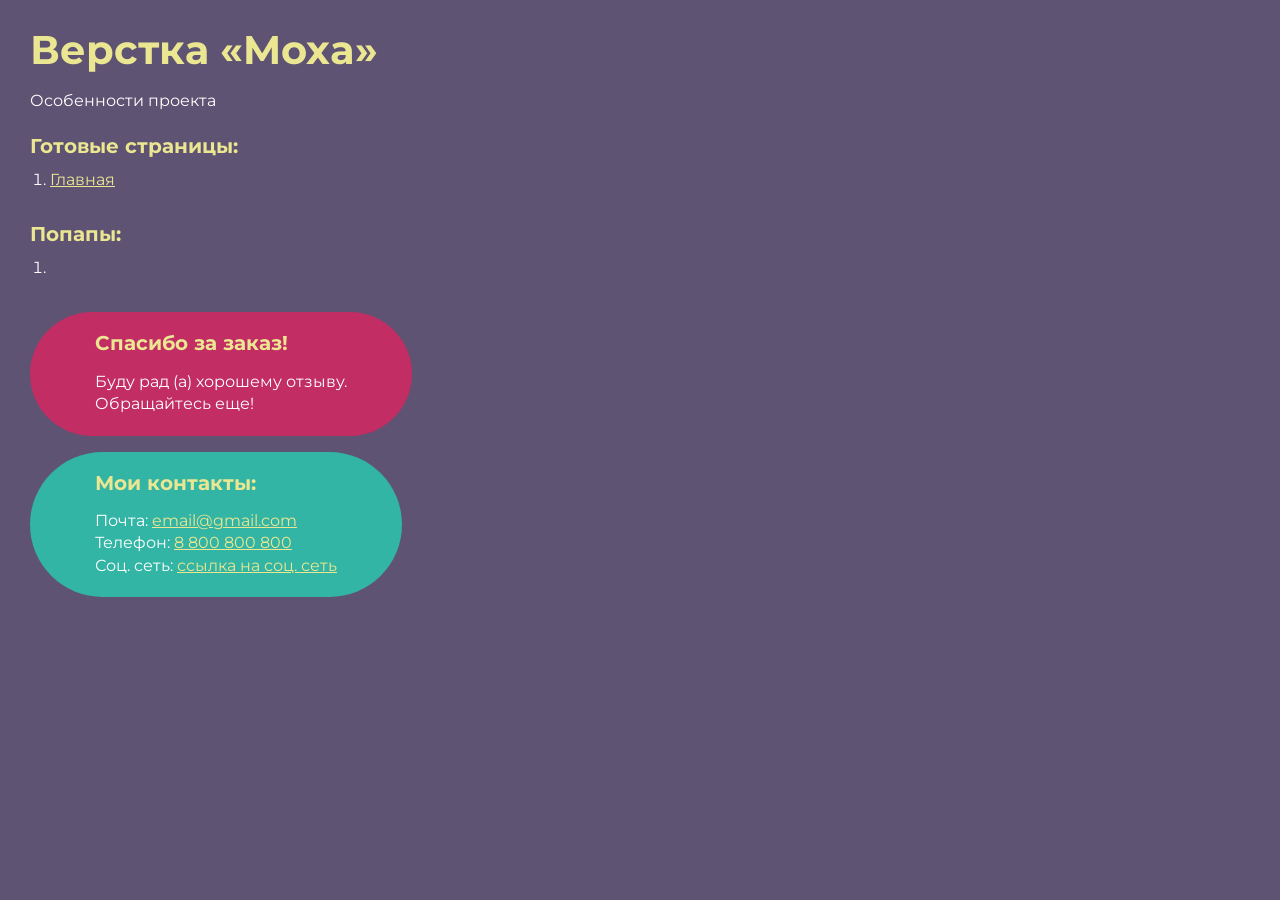
<file: index.html>
<!DOCTYPE html>
<html>

<head>
	<meta charset="UTF-8">
	<meta name="viewport" content="width=device-width, initial-scale=1.0">
	<title>Верстка «Moxa»</title>
</head>

<body>
	<div class="rootpage">
		<h1>Верстка «Moxa»</h1>
		<div class="rootpage__info">
			Особенности проекта
		</div>
		<h2>Готовые страницы:</h2>
		<ol class="rootpage__list">
			<li><a target="_blank" href="home.html">Главная</a></li>
		</ol>
		<h2>Попапы:</h2>
		<ol class="rootpage__list">
			<li><a target="_blank" href="home.html#"></a></li>
		</ol>
		<div class="rootpage__tnx">
			<h2>Спасибо за заказ!</h2>
			<p>Буду рад (а) хорошему отзыву.</p>
			<p>Обращайтесь еще!</p>
		</div>
		<div class="rootpage__contacts">
			<h2>Мои контакты:</h2>
			<p>Почта: <a href="mailto:email@gmail.com">email@gmail.com</a></p>
			<p>Телефон: <a href="tel:8800800800">8 800 800 800</a></p>
			<p>Соц. сеть: <a href="">ссылка на соц. сеть</a></p>
		</div>
	</div>
</body>
<style>
	@charset "UTF-8";
	@import url("https://fonts.googleapis.com/css?family=Montserrat:regular,700&display=swap");

	*,
	*::before,
	*::after {
		padding: 0px;
		margin: 0px;
		border: 0px;
		box-sizing: border-box;
	}

	html,
	body {
		height: 100%;
		margin: 0;
		padding: 0;
		min-width: 320px;
		width: 100%;
		color: #fff;
		background-color: #5e5373;
	}

	body {
		font-family: Montserrat;
		font-size: 100%;
		line-height: 1;
		font-size: 1rem;
	}

	a {
		text-decoration: underline;
		color: #ebe691
	}

	a:visited {
		text-decoration: underline;
		color: #aaa768;
	}

	a:hover {
		text-decoration: none;
	}

	ul li {
		list-style: none;
	}

	img {
		vertical-align: top;
	}

	.wrapper {
		width: 100%;
		min-height: 100%;
		overflow: hidden;
	}

	.rootpage {
		padding: 30px;
		display: flex;
		flex-direction: column;
		align-items: flex-start;
	}

	@media (max-width: 767px) {
		.rootpage {
			padding: 30px 15px;
		}
	}

	h1 {
		color: #ebe691;
		font-size: 2.5rem;
		margin: 0px 0px 1.25rem 0px;
	}

	@media (max-width: 767px) {
		h1 {
			font-size: 1.85rem;
			margin: 0px 0px 1.25rem 0px;
		}
	}

	h2 {
		color: #ebe691;
		font-size: 1.25rem;
		margin: 0px 0px 1rem 0px;
	}

	@media (max-width: 767px) {
		h2 {
			font-size: 1.125rem;
			margin: 0px 0px 1rem 0px;
		}
	}

	.rootpage__info {
		line-height: 140%;
		margin: 0px 0px 1.5rem 0px;
	}

	.rootpage__list {
		margin: 0px 0px 2.25rem 1.25rem;
	}

	.rootpage__list li:not(:last-child) {
		margin: 0px 0px 15px 0px;
	}

	.rootpage__contacts,
	.rootpage__tnx {
		border-radius: 200px;
		padding: 20px 65px;
		line-height: 140%;
	}

	@media (max-width: 767px) {

		.rootpage__contacts,
		.rootpage__tnx {
			border-radius: 40px;
			padding: 20px;
		}
	}

	.rootpage__contacts {
		background: #32b5a4;

	}

	.rootpage__contacts a {
		color: #ebe691;
	}

	.rootpage__tnx {
		background: #c22d63;
		margin: 0px 0px 1rem 0px;
	}
</style>

</html>
</file>
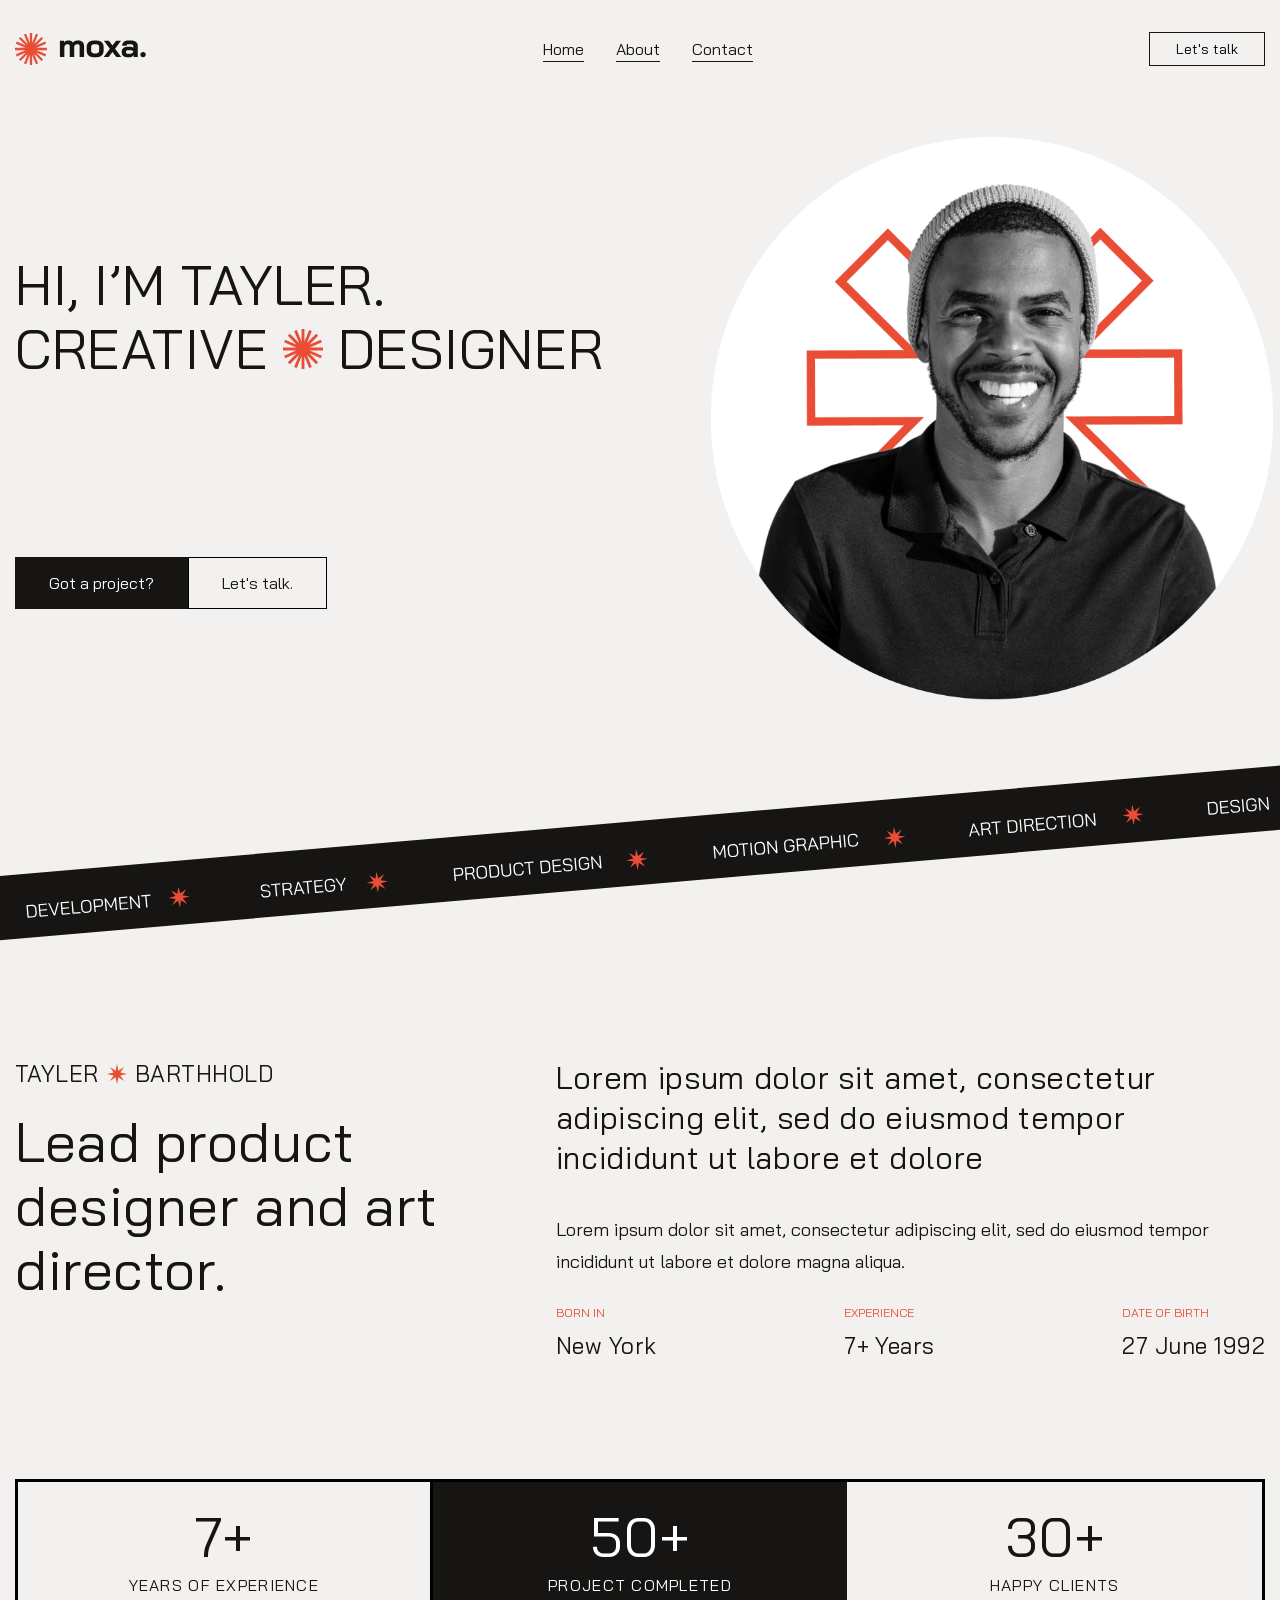
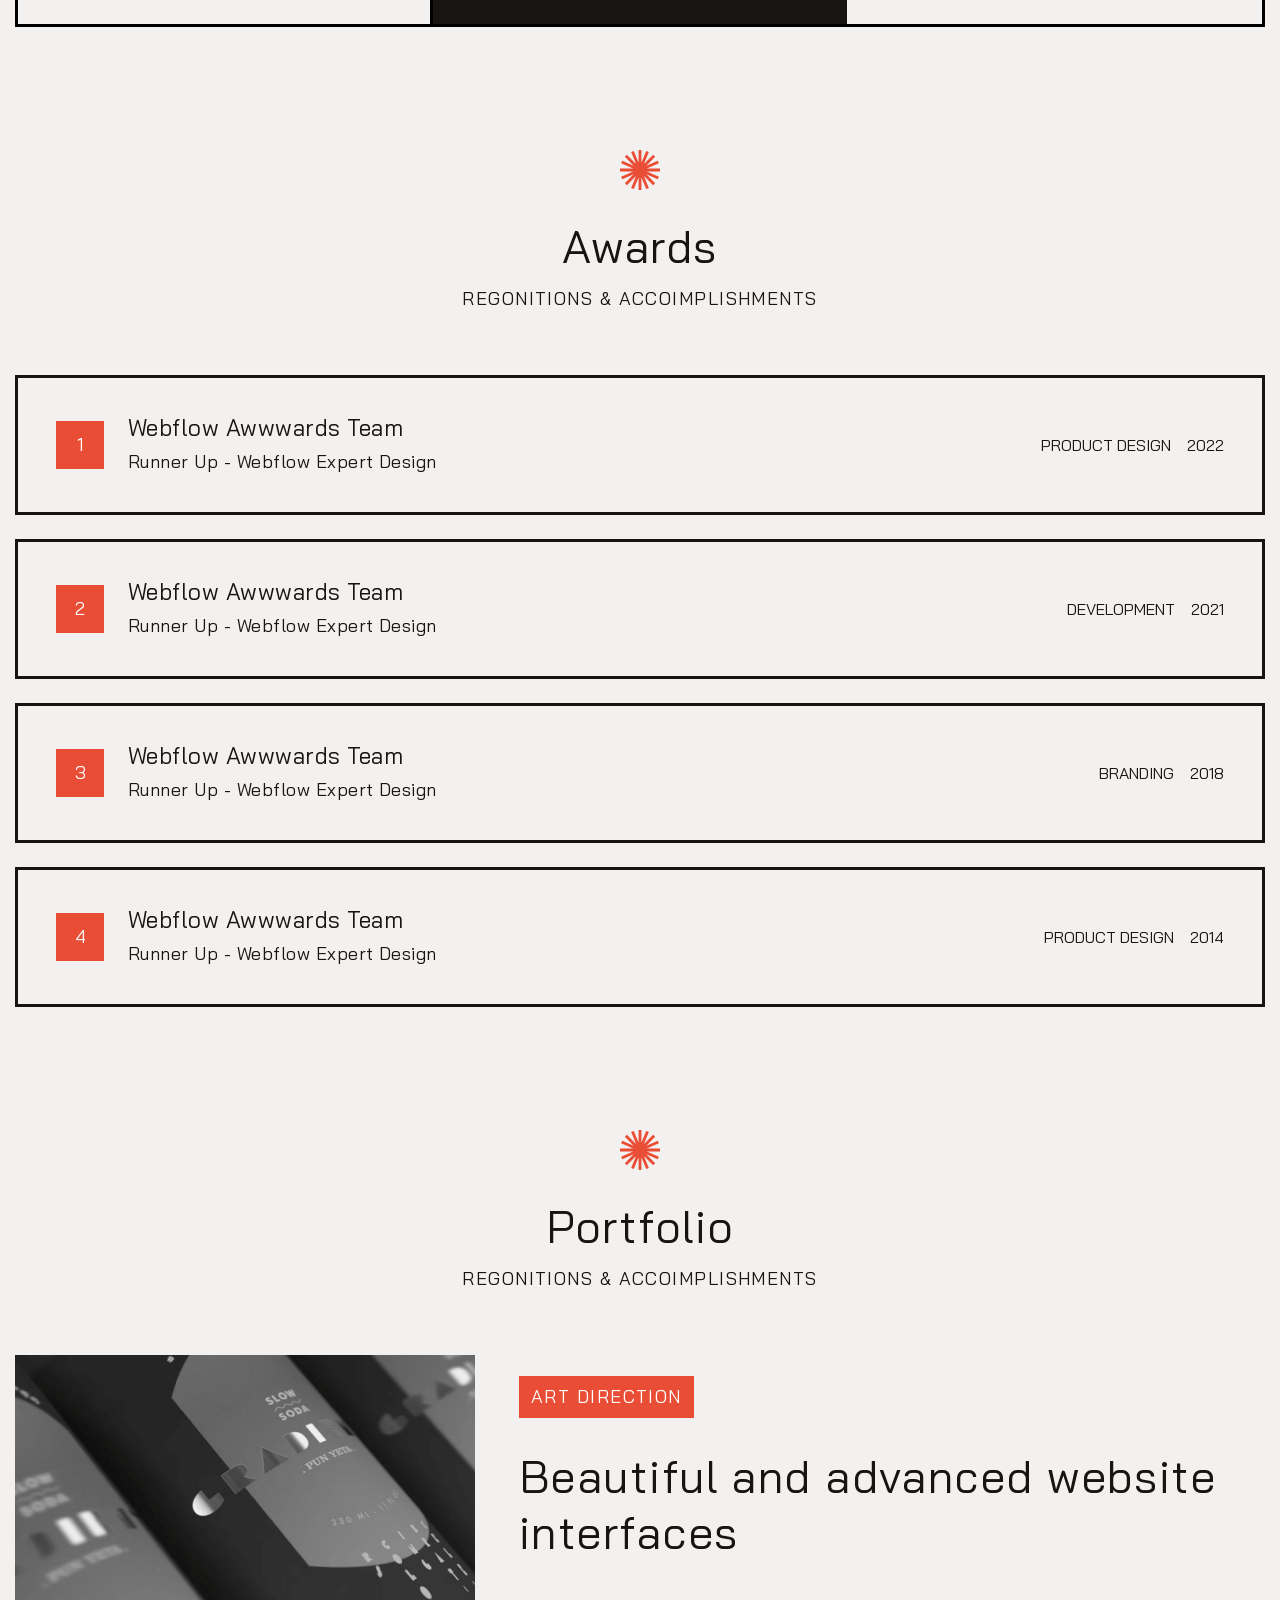
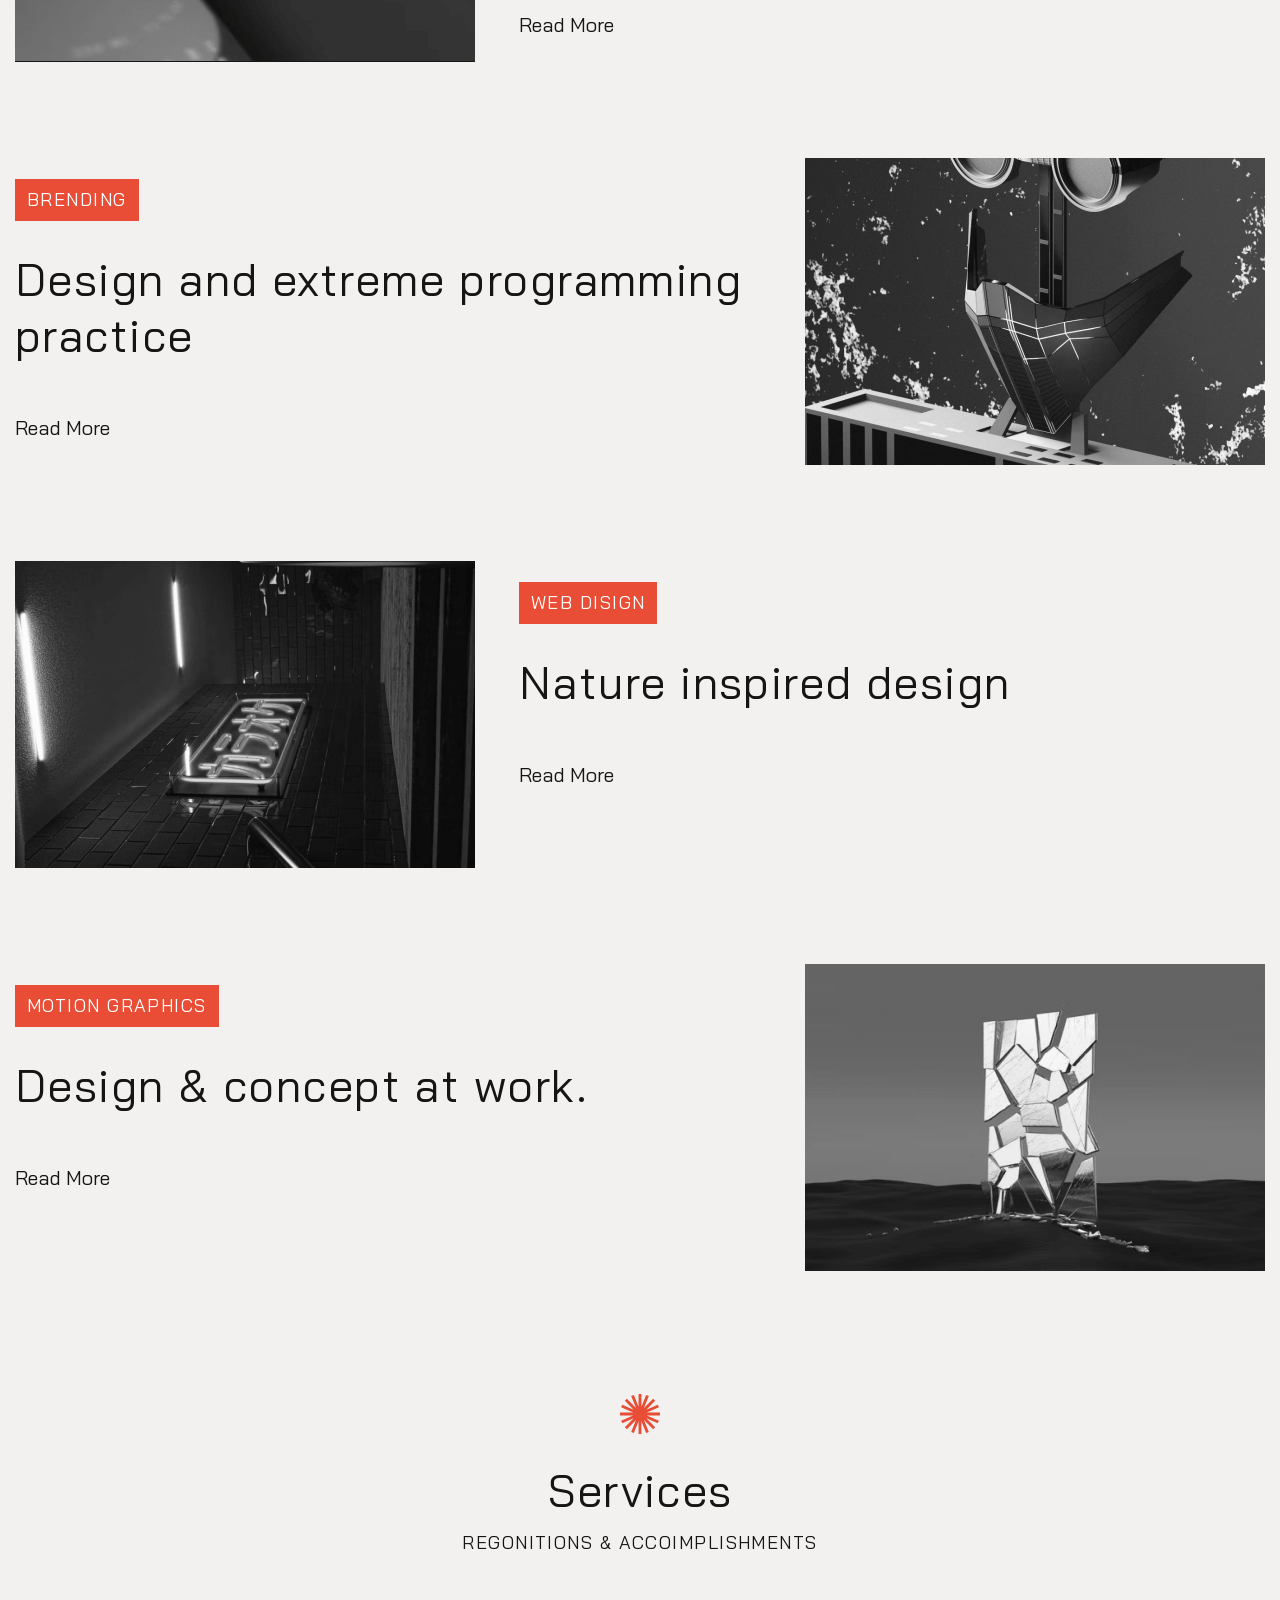
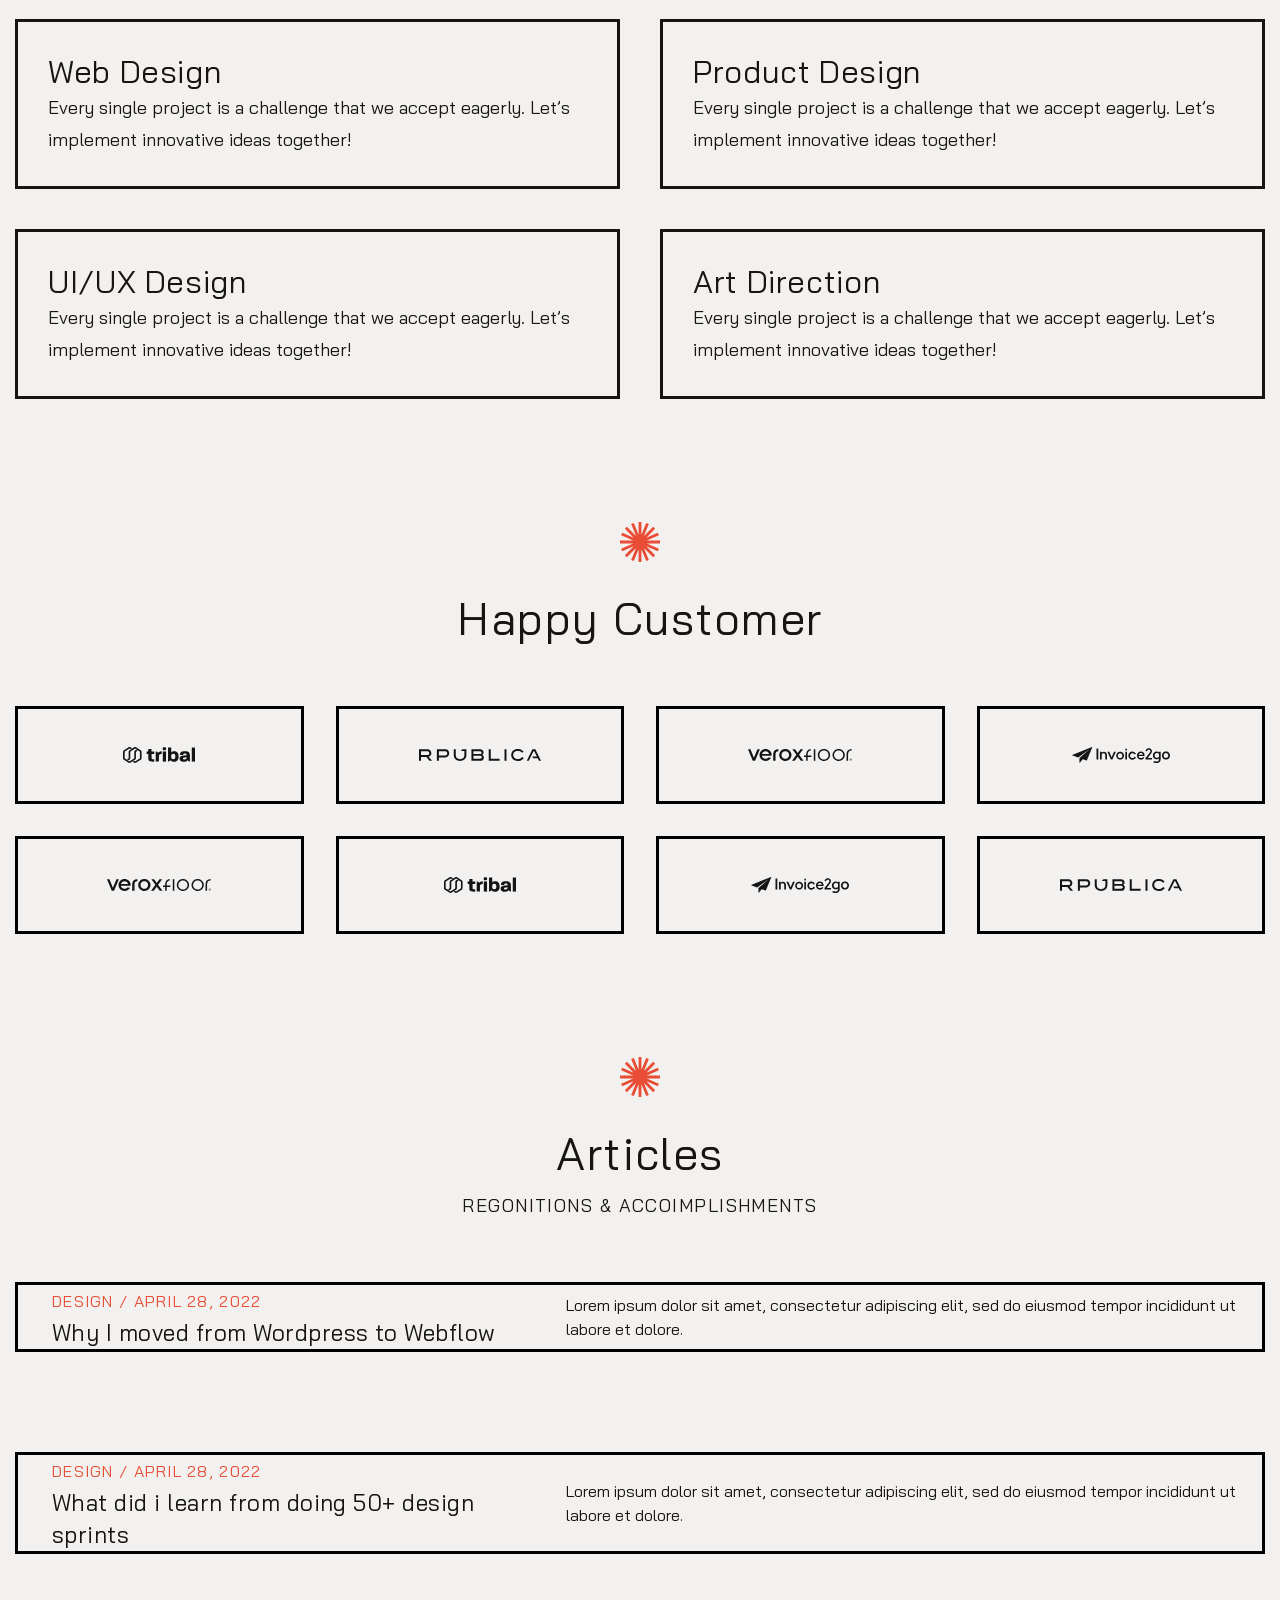
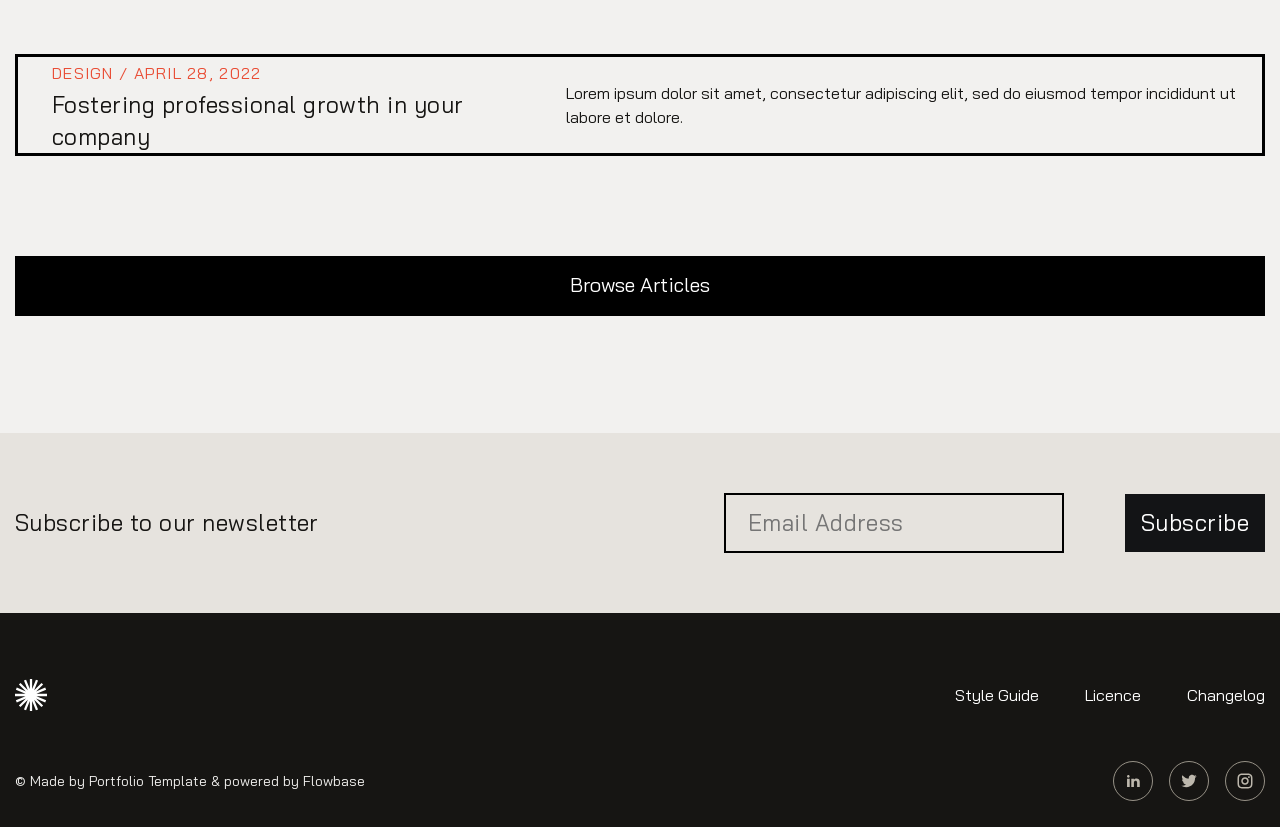
<file: home.html>
<!DOCTYPE html>
<html lang="ru">

<head>
	<title>Главная</title>
	<meta charset="UTF-8">
	<meta name="format-detection" content="telephone=no">
	<!-- <style>body{opacity: 0;}</style> -->
	<link rel="stylesheet" href="css/style.min.css?_v=20220826113203">
	<link rel="shortcut icon" href="favicon.ico">
	<!-- <meta name="robots" content="noindex, nofollow"> -->
	<meta name="viewport" content="width=device-width, initial-scale=1.0">
</head>

<body>
	<div class="wrapper">
		<header class="header">
			<div class="header__container">
				<div class="header__body">
					<a class="header__logo"><img src="img/IMAGE.svg" alt=""></a>
					<div class="header__menu menu">
						<button type="button" class="menu__icon icon-menu"><span></span></button>
						<nav class="menu__body">
							<ul class="menu__list">
								<li class="menu__item"><a href="" class="menu__link">Home</a></li>
								<li class="menu__item"><a href="" class="menu__link">About</a></li>
								<li class="menu__item"><a href="" class="menu__link">Contact</a></li>
							</ul>
						</nav>
					</div>
					<a class="header__button">Let's talk</a>
				</div>
			</div>
		</header>
		<main class="page">
			<div class="main__container">
				<div class="main__body">
					<div class="main__content">
						<div class="main__title ">

							<div class="text">HI, I’M TAYLER. </div>
							<div class="text2">CREATIVE <span><img src=" img/decore.svg" alt=""></span>
								DESIGNER</div>
							<div class="text3">BASED IN LONDON</div>

							<div class="main__subtitle ">DESIGN
								<div class="decore-anim">
									<img src="img/decore2.svg" alt="">
								</div>
								DEVELOPMENT<div class="decore-anim">
									<img src="img/decore2.svg" alt="">
								</div>
								WEBFLOW
							</div>
						</div>
						<div class="main__button">
							<div class="main__button-box">
								<a class="main__b-left">Got a project?</a>
								<a class="main__b-right">Let's talk.</a>
							</div>
						</div>
					</div>
					<div class="main__foto _anim-items"><img src="img/main-foto.svg" alt=""></div>
				</div>
			</div>
		</main>
		<section>
			<div class="decore__body">
				<div class="decore__img">
					<img src="img/info-line.svg" alt="">
				</div>
			</div>

		</section>
		<section class="personal">
			<div class="personal__container">
				<div class="personal__body">

					<div class="personal__left-column">
						<div class="personal__name _anim-items _anim-no-hide">TAYLER
							<span class="decore-anim">
								<img src="img/decore2.svg" alt="">
							</span> BARTHHOLD
						</div>
						<div class="personal__title _anim-items _anim-no-hide">Lead product designer and art director.
						</div>
					</div>
					<div class="personal__right-column">
						<div class="personal__info-title _anim-items _anim-no-hide">Lorem ipsum dolor sit amet,
							consectetur adipiscing
							elit,
							sed
							do
							eiusmod tempor incididunt ut labore et dolore </div>
						<div class="personal__info-subtitle _anim-items _anim-no-hide">Lorem ipsum dolor sit amet,
							consectetur adipiscing
							elit,
							sed do
							eiusmod tempor incididunt ut labore et dolore magna
							aliqua.</div>
						<div class="personal__box _anim-items _anim-no-hide">
							<div class="personal__box-column">
								<div class="personal__box-title"> BORN IN</div>
								<div class="personal__box-subtitle">New York</div>
							</div>
							<div class="personal__box-column">
								<div class="personal__box-title">EXPERIENCE</div>
								<div class="personal__box-subtitle">7+ Years</div>
							</div>
							<div class="personal__box-column">
								<div class="personal__box-title">DATE OF BIRTH</div>
								<div class="personal__box-subtitle">27 June 1992</div>
							</div>
						</div>
					</div>


				</div>
			</div>
		</section>
		<section>
			<div class="row-personal__container">
				<div class="row-personal _anim-items _anim-no-hide">
					<div class="row-personal__info">
						<div class="row-personal__number"><span id="target1">7</span>+
						</div>
						<div class="row-personal__text">Years of Experience</div>
					</div>
					<div class="row-personal__info-center">
						<div class="row-personal__number number-center "><span id="target2">50</span>+</div>
						<div class="row-personal__text text-center">Project Completed</div>
					</div>
					<div class="row-personal__info">
						<div class="row-personal__number" id="dynamic-number30"><span id="target3">30</span>+</div>
						<div class="row-personal__text">Happy Clients</div>
					</div>
				</div>
			</div>
		</section>
		<section class="awards__section">
			<div class="awards__container">
				<div class="awards__title title-awards _anim-items _anim-no-hide">
					<div class="title-awards__decore"><img src="img/decore.svg" alt=""></div>
					<div class="title-awards__text">Awards</div>
					<div class="title-awards__subtext">REGONITIONS & ACCOIMPLISHMENTS</div>
				</div>
				<ul class="awards__body _anim-items _anim-no-hide">

					<li class="awards__block block-awards">
						<div class="block-awards__body">
							<div class="block-awards__number">1</div>
							<div class="block-awards__info">Webflow Awwwards Team <br>
								<span>Runner Up - Webflow Expert Design</span>
							</div>
						</div>
						<div class="block-awards__body">
							<div class="block-awards__profyear">PRODUCT DESIGN</div>
							<div class="block-awards__profyear">2022</div>
						</div>

					</li>
					<li class="awards__block block-awards">
						<div class="block-awards__body">
							<div class="block-awards__number">2</div>
							<div class="block-awards__info">Webflow Awwwards Team <br>
								<span>Runner Up - Webflow Expert Design</span>
							</div>
						</div>
						<div class="block-awards__body">
							<div class="block-awards__profyear">DEVELOPMENT</div>
							<div class="block-awards__profyear">2021</div>
						</div>

					</li>
					<li class="awards__block block-awards">
						<div class="block-awards__body">
							<div class="block-awards__number">3</div>
							<div class="block-awards__info">Webflow Awwwards Team <br>
								<span>Runner Up - Webflow Expert Design</span>
							</div>
						</div>
						<div class="block-awards__body">
							<div class="block-awards__profyear">BRANDING</div>
							<div class="block-awards__profyear">2018</div>
						</div>

					</li>
					<li class="awards__block block-awards">
						<div class="block-awards__body">
							<div class="block-awards__number">4</div>
							<div class="block-awards__info">Webflow Awwwards Team <br>
								<span>Runner Up - Webflow Expert Design</span>
							</div>
						</div>
						<div class="block-awards__body">
							<div class="block-awards__profyear">PRODUCT DESIGN</div>
							<div class="block-awards__profyear">2014</div>
						</div>

					</li>
				</ul>
			</div>
		</section>
		<section class="portfolio__section">
			<div class="portfolio__container">
				<div class="title-awards _anim-items _anim-no-hide">
					<div class="title-awards__decore"><img src="img/decore.svg" alt=""></div>
					<div class="title-awards__text">Portfolio</div>
					<div class="title-awards__subtext">REGONITIONS & ACCOIMPLISHMENTS</div>
				</div>
				<div class="portfolio__box">
					<div class="portfolio__body">
						<div class="portfolio__image _anim-items _anim-no-hide"><img src="img/portfolio1.svg" alt="">
						</div>
						<div class="portfolio__info _anim-items _anim-no-hide">
							<span class="portfolio__lable">Art Direction</span>
							<div class="portfolio__title">Beautiful and advanced website interfaces</div>
							<a class="portfolio__button">Read More</a>
						</div>
					</div>
					<div class="portfolio__body portfolio__body-reverse">
						<div class="portfolio__image portfolio__image-reverse _anim-items _anim-no-hide"><img src="img/portfolio2.svg" alt="">
						</div>
						<div class="portfolio__info _anim-items _anim-no-hide">
							<span class="portfolio__lable">Brending</span>
							<div class="portfolio__title">Design and extreme programming practice</div>
							<a class="portfolio__button">Read More</a>
						</div>
					</div>
					<div class="portfolio__body">
						<div class="portfolio__image _anim-items _anim-no-hide"><img src="img/portfolio3.svg" alt="">
						</div>
						<div class="portfolio__info _anim-items _anim-no-hide">
							<span class="portfolio__lable">Web disign</span>
							<div class="portfolio__title">Nature inspired design</div>
							<a class="portfolio__button">Read More</a>
						</div>
					</div>
					<div class="portfolio__body portfolio__body-reverse">
						<div class="portfolio__image portfolio__image-reverse _anim-items _anim-no-hide"><img src="img/portfolio4.svg" alt="">
						</div>
						<div class="portfolio__info _anim-items _anim-no-hide">
							<span class="portfolio__lable">Motion Graphics</span>
							<div class="portfolio__title">Design & concept at work.</div>
							<a class="portfolio__button">Read More</a>
						</div>
					</div>
				</div>
			</div>
		</section>
		<section class="services__section">
			<div class="services__container">
				<div class="title-awards _anim-items _anim-no-hide">
					<div class="title-awards__decore"><img src="img/decore.svg" alt=""></div>
					<div class="title-awards__text">Services</div>
					<div class="title-awards__subtext">REGONITIONS & ACCOIMPLISHMENTS</div>
				</div>
				<div class="services__box">
					<div class="services__body _anim-items _anim-no-hide">
						<div class="services__title">Web Design</div>
						<div class="services__text">Every single project is a challenge that we accept eagerly. Let’s
							implement innovative ideas together!</div>
					</div>
					<div class="services__body _anim-items _anim-no-hide">
						<div class="services__title">Product Design</div>
						<div class="services__text">Every single project is a challenge that we accept eagerly. Let’s
							implement innovative ideas together!</div>
					</div>

					<div class="services__body _anim-items _anim-no-hide">
						<div class="services__title">UI/UX Design</div>
						<div class="services__text">Every single project is a challenge that we accept eagerly. Let’s
							implement innovative ideas together!</div>
					</div>
					<div class="services__body _anim-items _anim-no-hide">
						<div class="services__title">Art Direction</div>
						<div class="services__text">Every single project is a challenge that we accept eagerly. Let’s
							implement innovative ideas together!</div>
					</div>
				</div>
			</div>
		</section>
		<section class="happy__section">
			<div class="happy__container">
				<div class="title-awards _anim-items _anim-no-hide">
					<div class="title-awards__decore"><img src="img/decore.svg" alt=""></div>
					<div class="title-awards__text">Happy Customer</div>
				</div>
				<div class="happy__body ">
					<div class="happy__box _anim-items _anim-no-hide"><img src="img/cust1.svg" alt=""></div>
					<div class="happy__box _anim-items _anim-no-hide"><img src="img/cust2.svg" alt=""></div>
					<div class="happy__box _anim-items _anim-no-hide"><img src="img/cust3.svg" alt=""></div>
					<div class="happy__box _anim-items _anim-no-hide"><img src="img/cust4.svg" alt=""></div>
					<div class="happy__box _anim-items _anim-no-hide"><img src="img/cust5.svg" alt=""></div>
					<div class="happy__box _anim-items _anim-no-hide"><img src="img/cust6.svg" alt=""></div>
					<div class="happy__box _anim-items _anim-no-hide"><img src="img/cust7.svg" alt=""></div>
					<div class="happy__box _anim-items _anim-no-hide"><img src="img/cust8.svg" alt=""></div>
				</div>
			</div>
		</section>
		<section class="articles__section">
			<div class="articles__container">
				<div class="title-awards _anim-items _anim-no-hide">
					<div class="title-awards__decore"><img src="img/decore.svg" alt=""></div>
					<div class="title-awards__text">Articles</div>
					<div class="title-awards__subtext">REGONITIONS & ACCOIMPLISHMENTS</div>
				</div>
				<div class="articles__box">
					<div class="articles__body _anim-items _anim-no-hide">
						<div class="articles__info">
							<div class="articles__title">DESIGN
								/
								April 28, 2022</div>
							<div class="articles__subtitle">Why I moved from Wordpress to Webflow</div>
						</div>
						<div class="articles__text">Lorem ipsum dolor sit amet, consectetur adipiscing elit, sed do
							eiusmod
							tempor incididunt ut labore et dolore.</div>
					</div>
					<div class="articles__body _anim-items _anim-no-hide">
						<div class="articles__info">
							<div class="articles__title">DESIGN
								/
								April 28, 2022</div>
							<div class="articles__subtitle">What did i learn from doing 50+ design sprints</div>
						</div>
						<div class="articles__text">Lorem ipsum dolor sit amet, consectetur adipiscing elit, sed do
							eiusmod
							tempor incididunt ut labore et dolore.</div>
					</div>
					<div class="articles__body _anim-items _anim-no-hide">
						<div class="articles__info">
							<div class="articles__title">DESIGN
								/
								April 28, 2022</div>
							<div class="articles__subtitle">Fostering professional growth in your company</div>
						</div>
						<div class="articles__text">Lorem ipsum dolor sit amet, consectetur adipiscing elit, sed do
							eiusmod
							tempor incididunt ut labore et dolore.</div>
					</div>
					<a class="articles__button _anim-items _anim-no-hide">Browse Articles</a>
				</div>
			</div>
		</section>
		<section class="emailform__section">
			<div class="emailform__container">
				<div class="emailform__body">
					<div class="emailform__title">Subscribe to our newsletter</div>
					<div class="emailform__form">
						<input autocomplete="off" type="email" name="form[]" data-error="Ошибка" placeholder="Email Address" class="input">
						<a class="emailform__button">Subscribe</a>
					</div>
				</div>
			</div>
		</section>

		<footer class="footer">
			<div class="footer__container">
				<div class="footer__body">
					<div class="footer__top">
						<div class="footer__logo"><img src="img/footer-logo.svg" alt=""></div>
						<div class="footer__menu">
							<ul class="footer__list">
								<li class="footer__item"><a href="" class="footer__link">Style Guide</a></li>
								<li class="footer__item"><a href="" class="footer__link">Licence</a></li>
								<li class="footer__item"><a href="" class="footer__link">Changelog</a></li>
							</ul>
						</div>
					</div>
					<div class="footer__bottom">
						<div class="footer__c">© Made by Portfolio Template & powered by Flowbase</div>
						<div class="footer__social">
							<a class="footer__icon"><img src="img/s-in.svg" alt=""></a>
							<a class="footer__icon"><img src="img/s-tw.svg" alt=""></a>
							<a class="footer__icon"><img src="img/s-inst.svg" alt=""></a>
						</div>
					</div>
				</div>
			</div>
		</footer>
	</div>
	<!-- 
<div id="popup" aria-hidden="true" class="popup">
	<div class="popup__wrapper">
		<div class="popup__content">
			<button data-close type="button" class="popup__close">Закрыть</button>
			<div class="popup__text">
			</div>
		</div>
	</div>
</div>
 -->

	<script src="js/app.min.js?_v=20220826113203"></script>
</body>

</html>
</file>
<file: css/style.min.css>
@charset "UTF-8";@import url(https://fonts.googleapis.com/css?family=Bai+Jamjuree:200,200italic,300,300italic,regular,italic,500,500italic,600,600italic,700,700italic&display=swap);*{padding:0;margin:0;border:0}*,:after,:before{-webkit-box-sizing:border-box;box-sizing:border-box}body,html{height:100%;min-width:320px}body{color:#000;line-height:1;font-family:"Bai Jamjuree";font-size:.875rem;-ms-text-size-adjust:100%;-moz-text-size-adjust:100%;-webkit-text-size-adjust:100%;-webkit-font-smoothing:antialiased;-moz-osx-font-smoothing:grayscale}button,input,textarea{font-family:"Bai Jamjuree";font-size:inherit}button{cursor:pointer;color:inherit;background-color:inherit}a{color:inherit}a:link,a:visited{text-decoration:none}a:hover{text-decoration:none}ul li{list-style:none}img{vertical-align:top}h1,h2,h3,h4,h5,h6{font-weight:inherit;font-size:inherit}.lock body{overflow:hidden;-ms-touch-action:none;touch-action:none}.wrapper{min-height:100%;display:-webkit-box;display:-ms-flexbox;display:flex;-webkit-box-orient:vertical;-webkit-box-direction:normal;-ms-flex-direction:column;flex-direction:column;overflow:hidden;background:#f2f1ef}.wrapper>main{-webkit-box-flex:1;-ms-flex:1 1 auto;flex:1 1 auto}.wrapper>*{min-width:0}[class*=__container]{max-width:80rem;-webkit-box-sizing:content-box;box-sizing:content-box;margin:0 auto;padding:0 .9375rem}[class*=-ibg]{position:relative}[class*=-ibg] img{position:absolute;width:100%;height:100%;top:0;left:0;-o-object-fit:cover;object-fit:cover}[class*=-ibg_contain] img{-o-object-fit:contain;object-fit:contain}.decore-anim{-webkit-animation-name:rotate;animation-name:rotate;-webkit-animation-duration:5s;animation-duration:5s;-webkit-animation-iteration-count:infinite;animation-iteration-count:infinite;-webkit-animation-timing-function:linear;animation-timing-function:linear}@-webkit-keyframes rotate{from{-webkit-transform:rotate(0);transform:rotate(0)}to{-webkit-transform:rotate(360deg);transform:rotate(360deg)}}@keyframes rotate{from{-webkit-transform:rotate(0);transform:rotate(0)}to{-webkit-transform:rotate(360deg);transform:rotate(360deg)}}.decore-anim img{padding:6px 0 6px 0}* a{cursor:pointer}.header__body{display:-webkit-box;display:-ms-flexbox;display:flex;-webkit-box-pack:justify;-ms-flex-pack:justify;justify-content:space-between;-webkit-box-align:center;-ms-flex-align:center;align-items:center;margin:32px 0 32px 0}.header__menu{display:-webkit-box;display:-ms-flexbox;display:flex;-webkit-box-align:center;-ms-flex-align:center;align-items:center}.header__button{padding:9px 26px;border:1px solid #161513;-webkit-transition:background-color .5s ease 0s,color .5s ease 0s;-o-transition:background-color .5s ease 0s,color .5s ease 0s;transition:background-color .5s ease 0s,color .5s ease 0s}.menu__list{display:-webkit-box;display:-ms-flexbox;display:flex;gap:32px}.menu__item{font-weight:400;font-size:16px;line-height:24px;text-align:center;border-bottom:1px solid #161513;color:#161513}.footer{background:#161513}.footer__body{margin:66px 0 26px 0}.footer__top{display:-webkit-box;display:-ms-flexbox;display:flex;-webkit-box-pack:justify;-ms-flex-pack:justify;justify-content:space-between;-webkit-box-align:center;-ms-flex-align:center;align-items:center}.footer__list{display:-webkit-box;display:-ms-flexbox;display:flex;gap:46px}.footer__link{font-weight:400;font-size:16px;line-height:24px;text-align:center;color:#fff}.footer__bottom{margin:50px 0 0 0;display:-webkit-box;display:-ms-flexbox;display:flex;-webkit-box-pack:justify;-ms-flex-pack:justify;justify-content:space-between;-webkit-box-align:center;-ms-flex-align:center;align-items:center}.footer__c{font-weight:400;font-size:14px;line-height:24px;color:#f2f1ef}.footer__social{display:-webkit-box;display:-ms-flexbox;display:flex;gap:16px}.footer__icon{-webkit-transition:all .3s ease 0s;-o-transition:all .3s ease 0s;transition:all .3s ease 0s}* a{cursor:pointer}.main__button{display:-webkit-box;display:-ms-flexbox;display:flex}.main__button-box{display:-webkit-box;display:-ms-flexbox;display:flex}.main__b-left{padding:13px 33px;background:#161513;border:1px solid #161513;font-weight:400;font-size:16px;line-height:24px;color:#fff;-webkit-transition:all .5s ease 0s;-o-transition:all .5s ease 0s;transition:all .5s ease 0s}.main__b-right{padding:13px 33px;font-weight:400;font-size:16px;line-height:24px;text-align:center;color:#161513;border:1px solid #000;-webkit-transition:all .5s ease 0s;-o-transition:all .5s ease 0s;transition:all .5s ease 0s}.main__body{display:-webkit-box;display:-ms-flexbox;display:flex;position:relative;-webkit-box-pack:justify;-ms-flex-pack:justify;justify-content:space-between}@supports (margin-top:clamp(0.0000000625rem ,-0.8080807254rem + 4.0404039394vw ,2.5rem)){.main__body{margin-top:clamp(.0000000625rem ,-.8080807254rem + 4.0404039394vw ,2.5rem)}}@supports not (margin-top:clamp(0.0000000625rem ,-0.8080807254rem + 4.0404039394vw ,2.5rem)){.main__body{margin-top:calc(.0000000625rem + 2.4999999375 * (100vw - 20rem)/ 61.875)}}@supports (margin-top:clamp(0.0000000625rem ,-2.4242423415rem + 12.1212120202vw ,7.5rem)){.main__content{margin-top:clamp(.0000000625rem ,-2.4242423415rem + 12.1212120202vw ,7.5rem)}}@supports not (margin-top:clamp(0.0000000625rem ,-2.4242423415rem + 12.1212120202vw ,7.5rem)){.main__content{margin-top:calc(.0000000625rem + 7.4999999375 * (100vw - 20rem)/ 61.875)}}.main__title{margin:0;min-width:11em;font-weight:400;white-space:inherit;line-height:64px;letter-spacing:.56px;color:#161513}@supports (font-size:clamp(1.5rem ,0.8535353535rem + 3.2323232323vw ,3.5rem)){.main__title{font-size:clamp(1.5rem ,.8535353535rem + 3.2323232323vw ,3.5rem)}}@supports not (font-size:clamp(1.5rem ,0.8535353535rem + 3.2323232323vw ,3.5rem)){.main__title{font-size:calc(1.5rem + 2 * (100vw - 20rem)/ 61.875)}}.main__title span img{padding:12px 0 12px 0;-webkit-animation-name:rotate;animation-name:rotate;-webkit-animation-duration:8s;animation-duration:8s;-webkit-animation-iteration-count:infinite;animation-iteration-count:infinite;-webkit-animation-timing-function:linear;animation-timing-function:linear}@keyframes rotate{from{-webkit-transform:rotate(0);transform:rotate(0)}to{-webkit-transform:rotate(360deg);transform:rotate(360deg)}}.main__subtitle{margin:40px 0 40px 0;opacity:0;display:-webkit-box;display:-ms-flexbox;display:flex;text-align:center;font-weight:400;font-size:23px;line-height:32px;letter-spacing:.48px;color:#161513}@supports (font-size:clamp(0.9375rem ,0.7758838384rem + 0.8080808081vw ,1.4375rem)){.main__subtitle{font-size:clamp(.9375rem ,.7758838384rem + .8080808081vw ,1.4375rem)}}@supports not (font-size:clamp(0.9375rem ,0.7758838384rem + 0.8080808081vw ,1.4375rem)){.main__subtitle{font-size:calc(.9375rem + .5 * (100vw - 20rem)/ 61.875)}}.main__subtitle.animated{width:21em;opacity:1;white-space:nowrap;overflow:hidden;-webkit-animation:type 2s steps(50,end);animation:type 2s steps(50,end)}@keyframes type{from{width:0}}@-webkit-keyframes type{from{width:0}}@supports (width:clamp(18.75rem ,13.4570707071rem + 26.4646464646vw ,35.125rem)){.main__foto{width:clamp(18.75rem ,13.4570707071rem + 26.4646464646vw ,35.125rem)}}@supports not (width:clamp(18.75rem ,13.4570707071rem + 26.4646464646vw ,35.125rem)){.main__foto{width:calc(18.75rem + 16.375 * (100vw - 20rem)/ 61.875)}}.main__foto{-webkit-transform:scale(0);-ms-transform:scale(0);transform:scale(0);-webkit-transition:all .7s ease 0s;-o-transition:all .7s ease 0s;transition:all .7s ease 0s;-webkit-animation:name 4s infinite linear;animation:name 4s infinite linear}.main__foto._active{-webkit-transform:scale(1);-ms-transform:scale(1);transform:scale(1)}.decore__body{display:-webkit-box;display:-ms-flexbox;display:flex;max-width:1400px;margin:0 auto}.decore__img{margin:50px 0 0 0}@-webkit-keyframes scroll{0%{-webkit-transform:translate(0,0);transform:translate(0,0)}100%{-webkit-transform:translate(-100%,0);transform:translate(-100%,0)}}@keyframes scroll{0%{-webkit-transform:translate(0,0);transform:translate(0,0)}100%{-webkit-transform:translate(-100%,0);transform:translate(-100%,0)}}.personal__body{display:-webkit-box;display:-ms-flexbox;display:flex}@supports (margin-top:clamp(1.25rem ,-0.7702020202rem + 10.101010101vw ,7.5rem)){.personal__body{margin-top:clamp(1.25rem ,-.7702020202rem + 10.101010101vw ,7.5rem)}}@supports not (margin-top:clamp(1.25rem ,-0.7702020202rem + 10.101010101vw ,7.5rem)){.personal__body{margin-top:calc(1.25rem + 6.25 * (100vw - 20rem)/ 61.875)}}.personal__left-column{margin:0 100px 0 0}.personal__name{display:-webkit-box;display:-ms-flexbox;display:flex;gap:8px;margin:0 0 20px 0;font-weight:400;line-height:32px;letter-spacing:.48px;color:#161513;-webkit-transform:translateX(-100%);-ms-transform:translateX(-100%);transform:translateX(-100%);-webkit-transition:all .7s ease 0s;-o-transition:all .7s ease 0s;transition:all .7s ease 0s;-webkit-animation:name 4s infinite linear;animation:name 4s infinite linear}@supports (font-size:clamp(1.125rem ,1.023989899rem + 0.5050505051vw ,1.4375rem)){.personal__name{font-size:clamp(1.125rem ,1.023989899rem + .5050505051vw ,1.4375rem)}}@supports not (font-size:clamp(1.125rem ,1.023989899rem + 0.5050505051vw ,1.4375rem)){.personal__name{font-size:calc(1.125rem + .3125 * (100vw - 20rem)/ 61.875)}}.personal__name._active{-webkit-transform:translateX(0);-ms-transform:translateX(0);transform:translateX(0)}.personal__title{font-weight:400;line-height:64px;letter-spacing:.56px;color:#161513;-webkit-transform:translateX(-100%);-ms-transform:translateX(-100%);transform:translateX(-100%);-webkit-transition:all .7s ease 0s;-o-transition:all .7s ease 0s;transition:all .7s ease 0s;-webkit-animation:name 4s infinite linear;animation:name 4s infinite linear}@supports (font-size:clamp(1.5625rem ,0.9362373737rem + 3.1313131313vw ,3.5rem)){.personal__title{font-size:clamp(1.5625rem ,.9362373737rem + 3.1313131313vw ,3.5rem)}}@supports not (font-size:clamp(1.5625rem ,0.9362373737rem + 3.1313131313vw ,3.5rem)){.personal__title{font-size:calc(1.5625rem + 1.9375 * (100vw - 20rem)/ 61.875)}}.personal__title._active{-webkit-transform:translateX(0);-ms-transform:translateX(0);transform:translateX(0)}.personal__info-title{font-weight:400;line-height:40px;letter-spacing:.64px;color:#161513;-webkit-transform:translateX(100%);-ms-transform:translateX(100%);transform:translateX(100%);-webkit-transition:all .7s ease 0s;-o-transition:all .7s ease 0s;transition:all .7s ease 0s;-webkit-animation:name 4s infinite linear;animation:name 4s infinite linear}@supports (font-size:clamp(1.375rem ,1.1931818182rem + 0.9090909091vw ,1.9375rem)){.personal__info-title{font-size:clamp(1.375rem ,1.1931818182rem + .9090909091vw ,1.9375rem)}}@supports not (font-size:clamp(1.375rem ,1.1931818182rem + 0.9090909091vw ,1.9375rem)){.personal__info-title{font-size:calc(1.375rem + .5625 * (100vw - 20rem)/ 61.875)}}.personal__info-title._active{-webkit-transform:translateY(0);-ms-transform:translateY(0);transform:translateY(0)}.personal__info-subtitle{margin:36px 0 0 0;font-weight:400;font-size:18px;line-height:32px;color:#161513;-webkit-transform:translateX(100%);-ms-transform:translateX(100%);transform:translateX(100%);-webkit-transition:all .7s ease 0s;-o-transition:all .7s ease 0s;transition:all .7s ease 0s;-webkit-animation:name 4s infinite linear;animation:name 4s infinite linear}.personal__info-subtitle._active{-webkit-transform:translateY(0);-ms-transform:translateY(0);transform:translateY(0)}.personal__box{margin:27px 0 0 0;display:-webkit-box;display:-ms-flexbox;display:flex;-webkit-box-pack:justify;-ms-flex-pack:justify;justify-content:space-between;-webkit-transform:translateX(100%);-ms-transform:translateX(100%);transform:translateX(100%);-webkit-transition:all .7s ease 0s;-o-transition:all .7s ease 0s;transition:all .7s ease 0s;-webkit-animation:name 4s infinite linear;animation:name 4s infinite linear}.personal__box._active{-webkit-transform:translateY(0);-ms-transform:translateY(0);transform:translateY(0)}.personal__box-column{display:-webkit-box;display:-ms-flexbox;display:flex;-webkit-box-orient:vertical;-webkit-box-direction:normal;-ms-flex-direction:column;flex-direction:column;-ms-flex-wrap:wrap;flex-wrap:wrap}.personal__box-title{font-weight:400;font-size:12px;line-height:16px;color:#e94d35}.personal__box-subtitle{margin:9px 0 0 0;font-weight:400;line-height:32px;letter-spacing:.48px;color:#161513}@supports (font-size:clamp(1.125rem ,1.023989899rem + 0.5050505051vw ,1.4375rem)){.personal__box-subtitle{font-size:clamp(1.125rem ,1.023989899rem + .5050505051vw ,1.4375rem)}}@supports not (font-size:clamp(1.125rem ,1.023989899rem + 0.5050505051vw ,1.4375rem)){.personal__box-subtitle{font-size:calc(1.125rem + .3125 * (100vw - 20rem)/ 61.875)}}.row-personal{display:-ms-grid;display:grid;-ms-grid-columns:1fr 1fr 1fr;grid-template-columns:1fr 1fr 1fr;text-align:center;border:3px solid #000}@supports (margin-top:clamp(1.25rem ,-0.7702020202rem + 10.101010101vw ,7.5rem)){.row-personal{margin-top:clamp(1.25rem ,-.7702020202rem + 10.101010101vw ,7.5rem)}}@supports not (margin-top:clamp(1.25rem ,-0.7702020202rem + 10.101010101vw ,7.5rem)){.row-personal{margin-top:calc(1.25rem + 6.25 * (100vw - 20rem)/ 61.875)}}.row-personal__info{padding:23px}.row-personal__info:nth-child(1){border-right:3px solid #000}.row-personal__info-center{padding:23px;background:#161513;color:#fff}.row-personal__number{font-weight:400;font-size:56px;line-height:64px;color:#161513}@supports (font-size:clamp(2.1875rem ,1.7632575758rem + 2.1212121212vw ,3.5rem)){.row-personal__number{font-size:clamp(2.1875rem ,1.7632575758rem + 2.1212121212vw ,3.5rem)}}@supports not (font-size:clamp(2.1875rem ,1.7632575758rem + 2.1212121212vw ,3.5rem)){.row-personal__number{font-size:calc(2.1875rem + 1.3125 * (100vw - 20rem)/ 61.875)}}.row-personal__text{font-weight:400;font-size:16px;line-height:32px;letter-spacing:1.28px;text-transform:uppercase;color:#161513}@supports (font-size:clamp(0.625rem ,0.5037878788rem + 0.6060606061vw ,1rem)){.row-personal__text{font-size:clamp(.625rem ,.5037878788rem + .6060606061vw ,1rem)}}@supports not (font-size:clamp(0.625rem ,0.5037878788rem + 0.6060606061vw ,1rem)){.row-personal__text{font-size:calc(.625rem + .375 * (100vw - 20rem)/ 61.875)}}.number-center{color:#fff}.text-center{color:#fff}@supports (margin-top:clamp(1.25rem ,-0.7702020202rem + 10.101010101vw ,7.5rem)){.awards__section{margin-top:clamp(1.25rem ,-.7702020202rem + 10.101010101vw ,7.5rem)}}@supports not (margin-top:clamp(1.25rem ,-0.7702020202rem + 10.101010101vw ,7.5rem)){.awards__section{margin-top:calc(1.25rem + 6.25 * (100vw - 20rem)/ 61.875)}}.awards__body{display:-webkit-box;display:-ms-flexbox;display:flex;-webkit-box-orient:vertical;-webkit-box-direction:normal;-ms-flex-direction:column;flex-direction:column;gap:24px}.awards__block{display:-webkit-box;display:-ms-flexbox;display:flex;-webkit-box-align:center;-ms-flex-align:center;align-items:center;-webkit-box-pack:justify;-ms-flex-pack:justify;justify-content:space-between;padding:34px 38px;border:3px solid #161513}.awards__body li{list-style:none;-webkit-transform:translate(-120%,0);-ms-transform:translate(-120%,0);transform:translate(-120%,0);-webkit-transition:all .3s ease 0s;-o-transition:all .3s ease 0s;transition:all .3s ease 0s}.awards__body._active li:nth-child(1){-webkit-transition:all .8s ease 0s;-o-transition:all .8s ease 0s;transition:all .8s ease 0s}.awards__body._active li:nth-child(2){-webkit-transition:all .8s ease .2s;-o-transition:all .8s ease .2s;transition:all .8s ease .2s}.awards__body._active li:nth-child(3){-webkit-transition:all .8s ease .4s;-o-transition:all .8s ease .4s;transition:all .8s ease .4s}.awards__body._active li:nth-child(4){-webkit-transition:all .8s ease .6s;-o-transition:all .8s ease .6s;transition:all .8s ease .6s}.awards__body._active li{-webkit-transform:translate(0,0);-ms-transform:translate(0,0);transform:translate(0,0)}.title-awards{display:-webkit-box;display:-ms-flexbox;display:flex;-webkit-box-orient:vertical;-webkit-box-direction:normal;-ms-flex-direction:column;flex-direction:column;-webkit-box-pack:center;-ms-flex-pack:center;justify-content:center;text-align:center;-webkit-transform:translateY(100%);-ms-transform:translateY(100%);transform:translateY(100%);-webkit-transition:all .7s ease 0s;-o-transition:all .7s ease 0s;transition:all .7s ease 0s;-webkit-animation:name 4s infinite linear;animation:name 4s infinite linear}.title-awards._active{-webkit-transform:translateY(0);-ms-transform:translateY(0);transform:translateY(0)}.title-awards__decore{-webkit-animation-name:rotate;animation-name:rotate;-webkit-animation-duration:5s;animation-duration:5s;-webkit-animation-iteration-count:infinite;animation-iteration-count:infinite;-webkit-animation-timing-function:linear;animation-timing-function:linear}@keyframes rotate{from{-webkit-transform:rotate(0);transform:rotate(0)}to{-webkit-transform:rotate(360deg);transform:rotate(360deg)}}.title-awards__decore img{padding:6px 0 6px 0}.title-awards__text{margin:22px 0 0 0;font-weight:400;font-size:45px;line-height:56px;text-align:center;letter-spacing:1.44px;color:#161513}.title-awards__subtext{margin:9px 0 60px 0;font-weight:400;font-size:18px;line-height:32px;text-align:center;letter-spacing:1.44px;text-transform:uppercase;color:#161513}.block-awards{-ms-flex-wrap:wrap;flex-wrap:wrap}.block-awards__body{display:-webkit-box;display:-ms-flexbox;display:flex;-webkit-box-align:center;-ms-flex-align:center;align-items:center}.block-awards__number{margin:0 24px 0 0;display:-webkit-box;display:-ms-flexbox;display:flex;-webkit-box-align:center;-ms-flex-align:center;align-items:center;-webkit-box-pack:center;-ms-flex-pack:center;justify-content:center;font-weight:400;font-size:18px;line-height:32px;color:#fff;width:48px;height:48px;background:#e94d35}.block-awards__info{font-weight:400;font-size:23px;line-height:32px;letter-spacing:.48px;color:#161513}.block-awards__info span{font-weight:400;font-size:18px;line-height:32px;color:#161513}.block-awards__profyear{font-weight:400;font-size:16px;line-height:32px;color:#161513}.block-awards__profyear:nth-child(1){margin:0 16px 0 0}@supports (margin-top:clamp(1.25rem ,-0.7702020202rem + 10.101010101vw ,7.5rem)){.portfolio__section{margin-top:clamp(1.25rem ,-.7702020202rem + 10.101010101vw ,7.5rem)}}@supports not (margin-top:clamp(1.25rem ,-0.7702020202rem + 10.101010101vw ,7.5rem)){.portfolio__section{margin-top:calc(1.25rem + 6.25 * (100vw - 20rem)/ 61.875)}}.portfolio__box{display:-webkit-box;display:-ms-flexbox;display:flex;gap:96px;-webkit-box-orient:vertical;-webkit-box-direction:normal;-ms-flex-direction:column;flex-direction:column}.portfolio__body{display:-webkit-box;display:-ms-flexbox;display:flex}.portfolio__body-reverse{-webkit-box-orient:horizontal;-webkit-box-direction:reverse;-ms-flex-direction:row-reverse;flex-direction:row-reverse;-webkit-box-pack:justify;-ms-flex-pack:justify;justify-content:space-between}.portfolio__image{margin:0 44px 0 0;-webkit-transform:scale(0);-ms-transform:scale(0);transform:scale(0);-webkit-transition:all .7s ease 0s;-o-transition:all .7s ease 0s;transition:all .7s ease 0s;-webkit-animation:name 4s infinite linear;animation:name 4s infinite linear}.portfolio__image._active{-webkit-transform:scale(1);-ms-transform:scale(1);transform:scale(1)}.portfolio__image-reverse{margin:0}.portfolio__info{-webkit-transform:translateY(70%);-ms-transform:translateY(70%);transform:translateY(70%);-webkit-transition:all .7s ease 0s;-o-transition:all .7s ease 0s;transition:all .7s ease 0s;-webkit-animation:name 4s infinite linear;animation:name 4s infinite linear}.portfolio__info._active{-webkit-transform:translateY(0);-ms-transform:translateY(0);transform:translateY(0)}.portfolio__lable{display:inline-block;padding:5px 12px;margin:21px 0 0 0;font-weight:400;font-size:18px;line-height:32px;letter-spacing:1.44px;text-align:center;text-transform:uppercase;color:#fff;background-color:#e94d35}.portfolio__title{margin:30px 0 0 0;font-weight:400;font-size:45px;line-height:56px;letter-spacing:1.44px;color:#161513}.portfolio__button{display:inline-block;margin:49px 0 0 0;font-weight:400;font-size:20px;line-height:32px;color:#161513}@supports (margin-top:clamp(1.25rem ,-0.7702020202rem + 10.101010101vw ,7.5rem)){.services__section{margin-top:clamp(1.25rem ,-.7702020202rem + 10.101010101vw ,7.5rem)}}@supports not (margin-top:clamp(1.25rem ,-0.7702020202rem + 10.101010101vw ,7.5rem)){.services__section{margin-top:calc(1.25rem + 6.25 * (100vw - 20rem)/ 61.875)}}.services__box{display:-ms-grid;display:grid;gap:40px;-ms-grid-columns:1fr 1fr;grid-template-columns:1fr 1fr}.services__body{padding:30px 30px 30px 30px;display:-webkit-box;display:-ms-flexbox;display:flex;-webkit-box-orient:vertical;-webkit-box-direction:normal;-ms-flex-direction:column;flex-direction:column;-webkit-box-pack:justify;-ms-flex-pack:justify;justify-content:space-between;border:3px solid #161513;-webkit-transition:all .7s ease 0s;-o-transition:all .7s ease 0s;transition:all .7s ease 0s;-webkit-animation:name 4s infinite linear;animation:name 4s infinite linear}.services__body:nth-child(1){-webkit-transform:translatex(-100%);-ms-transform:translatex(-100%);transform:translatex(-100%)}.services__body:nth-child(1)._active{-webkit-transform:translateY(0);-ms-transform:translateY(0);transform:translateY(0)}.services__body:nth-child(2){-webkit-transform:translatex(100%);-ms-transform:translatex(100%);transform:translatex(100%)}.services__body:nth-child(2)._active{-webkit-transform:translateY(0);-ms-transform:translateY(0);transform:translateY(0)}.services__body:nth-child(3){-webkit-transform:translatex(-100%);-ms-transform:translatex(-100%);transform:translatex(-100%)}.services__body:nth-child(3)._active{-webkit-transform:translateY(0);-ms-transform:translateY(0);transform:translateY(0)}.services__body:nth-child(4){-webkit-transform:translatex(100%);-ms-transform:translatex(100%);transform:translatex(100%)}.services__body:nth-child(4)._active{-webkit-transform:translateY(0);-ms-transform:translateY(0);transform:translateY(0)}.services__title{font-weight:400;font-size:31px;line-height:40px;letter-spacing:.64px;color:#161513}.services__text{font-weight:400;font-size:18px;line-height:32px;color:#161513}@supports (margin-top:clamp(1.25rem ,-0.7702020202rem + 10.101010101vw ,7.5rem)){.happy__section{margin-top:clamp(1.25rem ,-.7702020202rem + 10.101010101vw ,7.5rem)}}@supports not (margin-top:clamp(1.25rem ,-0.7702020202rem + 10.101010101vw ,7.5rem)){.happy__section{margin-top:calc(1.25rem + 6.25 * (100vw - 20rem)/ 61.875)}}.happy__body{margin:60px 0 0 0;display:-ms-grid;display:grid;gap:32px;-ms-grid-columns:1fr 1fr 1fr 1fr;grid-template-columns:1fr 1fr 1fr 1fr}.happy__box{display:-webkit-box;display:-ms-flexbox;display:flex;-webkit-box-pack:center;-ms-flex-pack:center;justify-content:center;-webkit-box-align:center;-ms-flex-align:center;align-items:center;height:98px;border:3px solid #000;-webkit-transition:all .7s ease 0s;-o-transition:all .7s ease 0s;transition:all .7s ease 0s;-webkit-animation:name 4s infinite linear;animation:name 4s infinite linear}.happy__box:nth-child(1){-webkit-transform:translatex(-100%);-ms-transform:translatex(-100%);transform:translatex(-100%)}.happy__box:nth-child(1)._active{-webkit-transform:translateY(0);-ms-transform:translateY(0);transform:translateY(0)}.happy__box:nth-child(1){-webkit-transform:translatex(-100%);-ms-transform:translatex(-100%);transform:translatex(-100%)}.happy__box:nth-child(1)._active{-webkit-transform:translateY(0);-ms-transform:translateY(0);transform:translateY(0)}.happy__box:nth-child(2){-webkit-transform:translatex(-100%);-ms-transform:translatex(-100%);transform:translatex(-100%)}.happy__box:nth-child(2)._active{-webkit-transform:translateY(0);-ms-transform:translateY(0);transform:translateY(0)}.happy__box:nth-child(3){-webkit-transform:translatex(100%);-ms-transform:translatex(100%);transform:translatex(100%)}.happy__box:nth-child(3)._active{-webkit-transform:translateY(0);-ms-transform:translateY(0);transform:translateY(0)}.happy__box:nth-child(4){-webkit-transform:translatex(100%);-ms-transform:translatex(100%);transform:translatex(100%)}.happy__box:nth-child(4)._active{-webkit-transform:translateY(0);-ms-transform:translateY(0);transform:translateY(0)}.happy__box:nth-child(5){-webkit-transform:translatex(-100%);-ms-transform:translatex(-100%);transform:translatex(-100%)}.happy__box:nth-child(5)._active{-webkit-transform:translateY(0);-ms-transform:translateY(0);transform:translateY(0)}.happy__box:nth-child(6){-webkit-transform:translatex(-100%);-ms-transform:translatex(-100%);transform:translatex(-100%)}.happy__box:nth-child(6)._active{-webkit-transform:translateY(0);-ms-transform:translateY(0);transform:translateY(0)}.happy__box:nth-child(7){-webkit-transform:translatex(100%);-ms-transform:translatex(100%);transform:translatex(100%)}.happy__box:nth-child(7)._active{-webkit-transform:translateY(0);-ms-transform:translateY(0);transform:translateY(0)}.happy__box:nth-child(8){-webkit-transform:translatex(100%);-ms-transform:translatex(100%);transform:translatex(100%)}.happy__box:nth-child(8)._active{-webkit-transform:translateY(0);-ms-transform:translateY(0);transform:translateY(0)}@supports (margin-top:clamp(1.25rem ,-0.7702020202rem + 10.101010101vw ,7.5rem)){.articles__section{margin-top:clamp(1.25rem ,-.7702020202rem + 10.101010101vw ,7.5rem)}}@supports not (margin-top:clamp(1.25rem ,-0.7702020202rem + 10.101010101vw ,7.5rem)){.articles__section{margin-top:calc(1.25rem + 6.25 * (100vw - 20rem)/ 61.875)}}.articles__box{display:-webkit-box;display:-ms-flexbox;display:flex;gap:100px;-webkit-box-orient:vertical;-webkit-box-direction:normal;-ms-flex-direction:column;flex-direction:column}.articles__body{display:-webkit-box;display:-ms-flexbox;display:flex;-webkit-box-align:center;-ms-flex-align:center;align-items:center;border:3px solid #000;-webkit-transform:translateY(130%);-ms-transform:translateY(130%);transform:translateY(130%);-webkit-transition:all .7s ease 0s;-o-transition:all .7s ease 0s;transition:all .7s ease 0s;-webkit-animation:name 4s infinite linear;animation:name 4s infinite linear}.articles__body._active{-webkit-transform:translateY(0);-ms-transform:translateY(0);transform:translateY(0)}.articles__info{margin:0 0 0 34px;display:-webkit-box;display:-ms-flexbox;display:flex;-webkit-box-orient:vertical;-webkit-box-direction:normal;-ms-flex-direction:column;flex-direction:column;min-width:29.625rem}.articles__title{font-weight:400;font-size:16px;line-height:32px;letter-spacing:1.28px;text-transform:uppercase;color:#e94d35}.articles__subtitle{font-weight:400;font-size:23px;line-height:32px;letter-spacing:.48px;color:#161513}.articles__text{margin:0 0 0 40px;font-weight:400;font-size:16px;line-height:24px;color:#161513}.articles__button{padding:12px 0 14px 0;font-weight:400;font-size:20px;line-height:32px;text-align:center;background:#000;border:1px solid #000;color:#fff;-webkit-transform:translateY(130%);-ms-transform:translateY(130%);transform:translateY(130%);-webkit-transition:all .7s ease 0s;-o-transition:all .7s ease 0s;transition:all .7s ease 0s;-webkit-animation:name 4s infinite linear;animation:name 4s infinite linear}.articles__button._active{-webkit-transform:translateY(0);-ms-transform:translateY(0);transform:translateY(0)}.emailform__section{background:#e6e3de}@supports (margin-top:clamp(1.25rem ,-0.7702020202rem + 10.101010101vw ,7.5rem)){.emailform__section{margin-top:clamp(1.25rem ,-.7702020202rem + 10.101010101vw ,7.5rem)}}@supports not (margin-top:clamp(1.25rem ,-0.7702020202rem + 10.101010101vw ,7.5rem)){.emailform__section{margin-top:calc(1.25rem + 6.25 * (100vw - 20rem)/ 61.875)}}.emailform__body{margin:60px 0 60px 0;display:-webkit-box;display:-ms-flexbox;display:flex;-webkit-box-pack:justify;-ms-flex-pack:justify;justify-content:space-between;-webkit-box-align:center;-ms-flex-align:center;align-items:center}.emailform__form{display:-webkit-box;display:-ms-flexbox;display:flex;-webkit-box-align:center;-ms-flex-align:center;align-items:center}.emailform__title{font-weight:400;font-size:23px;line-height:32px;letter-spacing:.48px;color:#161513}.emailform__button{padding:12px 15px;font-weight:400;font-size:23px;line-height:32px;letter-spacing:.48px;background:#131416;color:#fff;-webkit-transition:all .5s ease 0s;-o-transition:all .5s ease 0s;transition:all .5s ease 0s;border:1px solid #131416}.input{margin:0 61px 0 0;padding:12px 22px;background:#e6e3de;border:2px solid #000;font-weight:400;font-size:23px;line-height:32px;letter-spacing:.48px;color:#161513}.text{width:7em;white-space:nowrap;overflow:hidden;-webkit-animation:type 1.5s steps(50,end);animation:type 1.5s steps(50,end)}@keyframes type{from{width:0}}@-webkit-keyframes type{from{width:0}}.text2{opacity:0}.text2.animated{width:11em;opacity:1;white-space:nowrap;overflow:hidden;-webkit-animation:type 1.5s steps(50,end);animation:type 1.5s steps(50,end)}@keyframes type{from{width:0}}@-webkit-keyframes type{from{width:0}}.text3{opacity:0}.text3.animated{width:9em;opacity:1;white-space:nowrap;overflow:hidden;-webkit-animation:type 1.5s steps(50,end);animation:type 1.5s steps(50,end)}@keyframes type{from{width:0}}@-webkit-keyframes type{from{width:0}}@media (max-width:750px){.articles__text{margin:0 0 0 15px;max-width:370px}}@media (max-width:61.99875em){.main__button{-webkit-box-pack:center;-ms-flex-pack:center;justify-content:center}.main__button-box{-webkit-box-pack:center;-ms-flex-pack:center;justify-content:center}.main__body{-webkit-box-orient:vertical;-webkit-box-direction:reverse;-ms-flex-direction:column-reverse;flex-direction:column-reverse;-webkit-box-pack:center;-ms-flex-pack:center;justify-content:center;text-align:center;-webkit-box-align:center;-ms-flex-align:center;align-items:center}.main__title{display:-webkit-box;display:-ms-flexbox;display:flex;-webkit-box-orient:vertical;-webkit-box-direction:normal;-ms-flex-direction:column;flex-direction:column;-webkit-box-align:center;-ms-flex-align:center;align-items:center;-webkit-box-pack:center;-ms-flex-pack:center;justify-content:center}.main__subtitle{-webkit-box-pack:center;-ms-flex-pack:center;justify-content:center;gap:13px}.main__foto img{width:100%}.decore__img img{width:150%}.personal__body{-ms-flex-wrap:wrap;flex-wrap:wrap}.personal__left-column{margin:0 0;display:-webkit-box;display:-ms-flexbox;display:flex;-webkit-box-orient:vertical;-webkit-box-direction:normal;-ms-flex-direction:column;flex-direction:column;-webkit-box-pack:center;-ms-flex-pack:center;justify-content:center}.personal__name{margin:30px 0 20px 0;text-align:center}.personal__title{margin-bottom:1.5625rem;line-height:44px}.personal__info-title{line-height:30px}.personal__info-subtitle{margin:25px 0 0 0;line-height:27px}.row-personal__info{padding:18px}.row-personal__info-center{padding:18px}.awards__block{padding:25px 28px}.title-awards__subtext{margin:9px 0 30px 0}.portfolio__box{gap:46px}.portfolio__body{-ms-flex-wrap:wrap;flex-wrap:wrap;-webkit-box-pack:center;-ms-flex-pack:center;justify-content:center}.portfolio__body-reverse{-ms-flex-wrap:wrap;flex-wrap:wrap;-webkit-box-pack:center;-ms-flex-pack:center;justify-content:center}.portfolio__image{margin:0}.portfolio__info{text-align:center}.articles__box{gap:40px}.articles__info{min-width:auto;margin:0 0 0 15px}.articles__title{font-size:14px}.articles__subtitle{font-size:19px}}@media (max-width:47.99875em){.header__logo img{width:5.625rem;height:auto;-o-object-fit:contain;object-fit:contain}.header__button{padding:5px 15px}.menu__list{gap:15px}.menu__item{font-size:13px}.main__content{display:-webkit-box;display:-ms-flexbox;display:flex;-webkit-box-orient:vertical;-webkit-box-direction:normal;-ms-flex-direction:column;flex-direction:column;-webkit-box-pack:center;-ms-flex-pack:center;justify-content:center;-webkit-box-align:center;-ms-flex-align:center;align-items:center}.main__title{line-height:44px}.main__title span img{width:18px;height:41px;padding:8px 0 8px 0}.main__subtitle{margin:0 0 30px 0;gap:8px}.decore__img{margin:10px 0 0 0}.decore__img img{width:200%}.personal__title{margin-bottom:.9375rem;line-height:34px}.personal__info-title{line-height:25px}.personal__info-subtitle{margin:15px 0 0 0;line-height:22px}.personal__box-title{font-size:10px}.row-personal{-ms-grid-columns:1fr 1fr;grid-template-columns:1fr 1fr;grid-auto-rows:2fr}.row-personal__info{padding:5px}.row-personal__info-center{-ms-grid-row:2;grid-row:2/2;grid-column:1/-1;padding:5px}.awards__block{padding:14px 18px}.title-awards__subtext{margin:9px 0 20px 0}.block-awards{-webkit-box-pack:center;-ms-flex-pack:center;justify-content:center}.block-awards__body{-webkit-box-pack:center;-ms-flex-pack:center;justify-content:center;width:100%}.block-awards__number{font-size:16px;line-height:25px}.block-awards__info{font-size:19px;line-height:25px}.block-awards__info span{font-size:16px}.portfolio__box{gap:36px}.portfolio__title{font-size:25px;line-height:35px}.portfolio__button{margin:19px 0 0 0}.services__box{-ms-grid-columns:1fr;grid-template-columns:1fr}.happy__body{-ms-grid-columns:1fr 1fr 1fr;grid-template-columns:1fr 1fr 1fr}}@media (max-width:40.625em){.articles__body{-ms-flex-wrap:wrap;flex-wrap:wrap}}@media (max-width:31.25em){.happy__body{gap:15px;-ms-grid-columns:1fr 1fr;grid-template-columns:1fr 1fr}}@media (max-width:23.75em){.header__button{display:none}}@media (any-hover:hover){.header__button:hover{background-color:#161513;color:#fff}.menu__item:hover{border-bottom:0 solid #000}.footer__link:hover{text-decoration:underline}.footer__icon:hover{border-radius:50%;-webkit-box-shadow:2px 2px 2px 2px #fff;box-shadow:2px 2px 2px 2px #fff}.main__button-box:hover .main__b-left{color:#161513;background:#f2f1ef;border:1px solid #000}.main__button-box:hover .main__b-right{background:#161513;color:#fff}.portfolio__button:hover{text-decoration:underline}.articles__button:hover{color:#161513;background:#f2f1ef}.emailform__button:hover{color:#131416;background:#e6e3de;border:1px solid #131416}}
</file>
